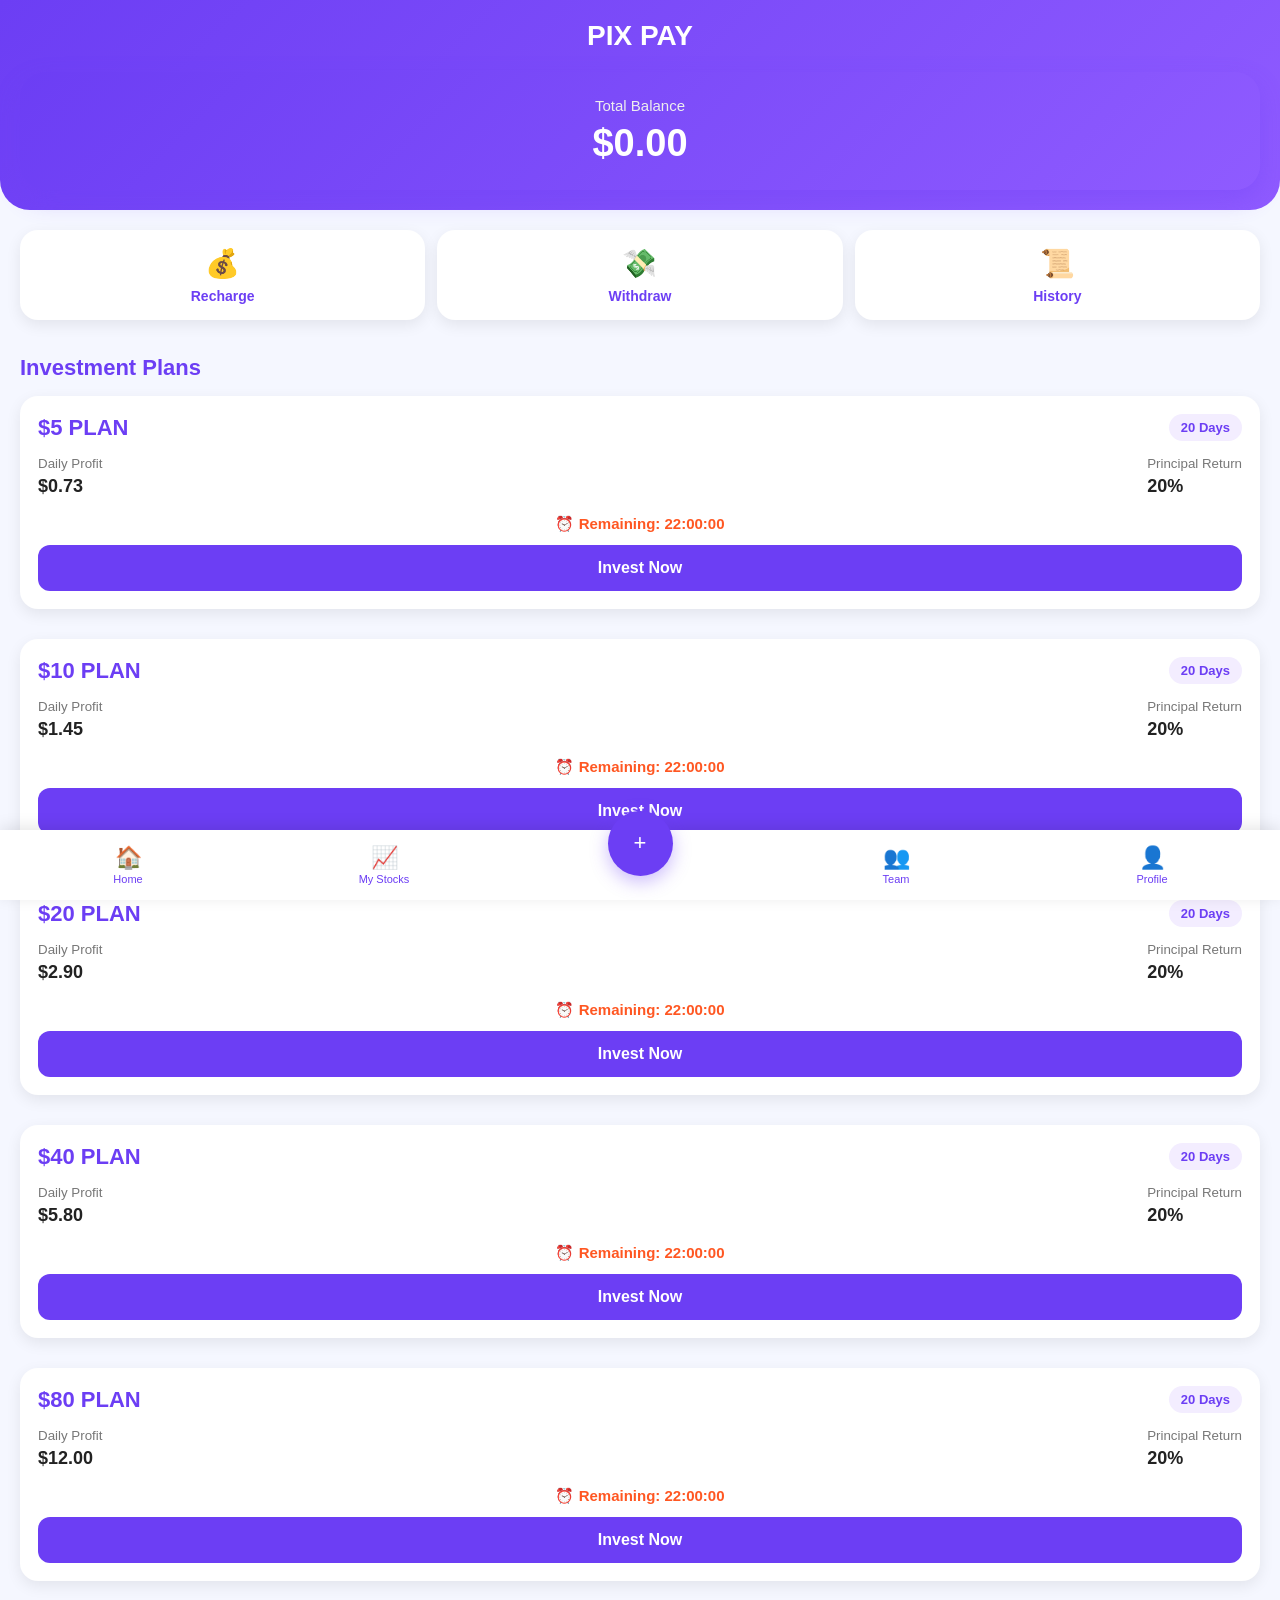
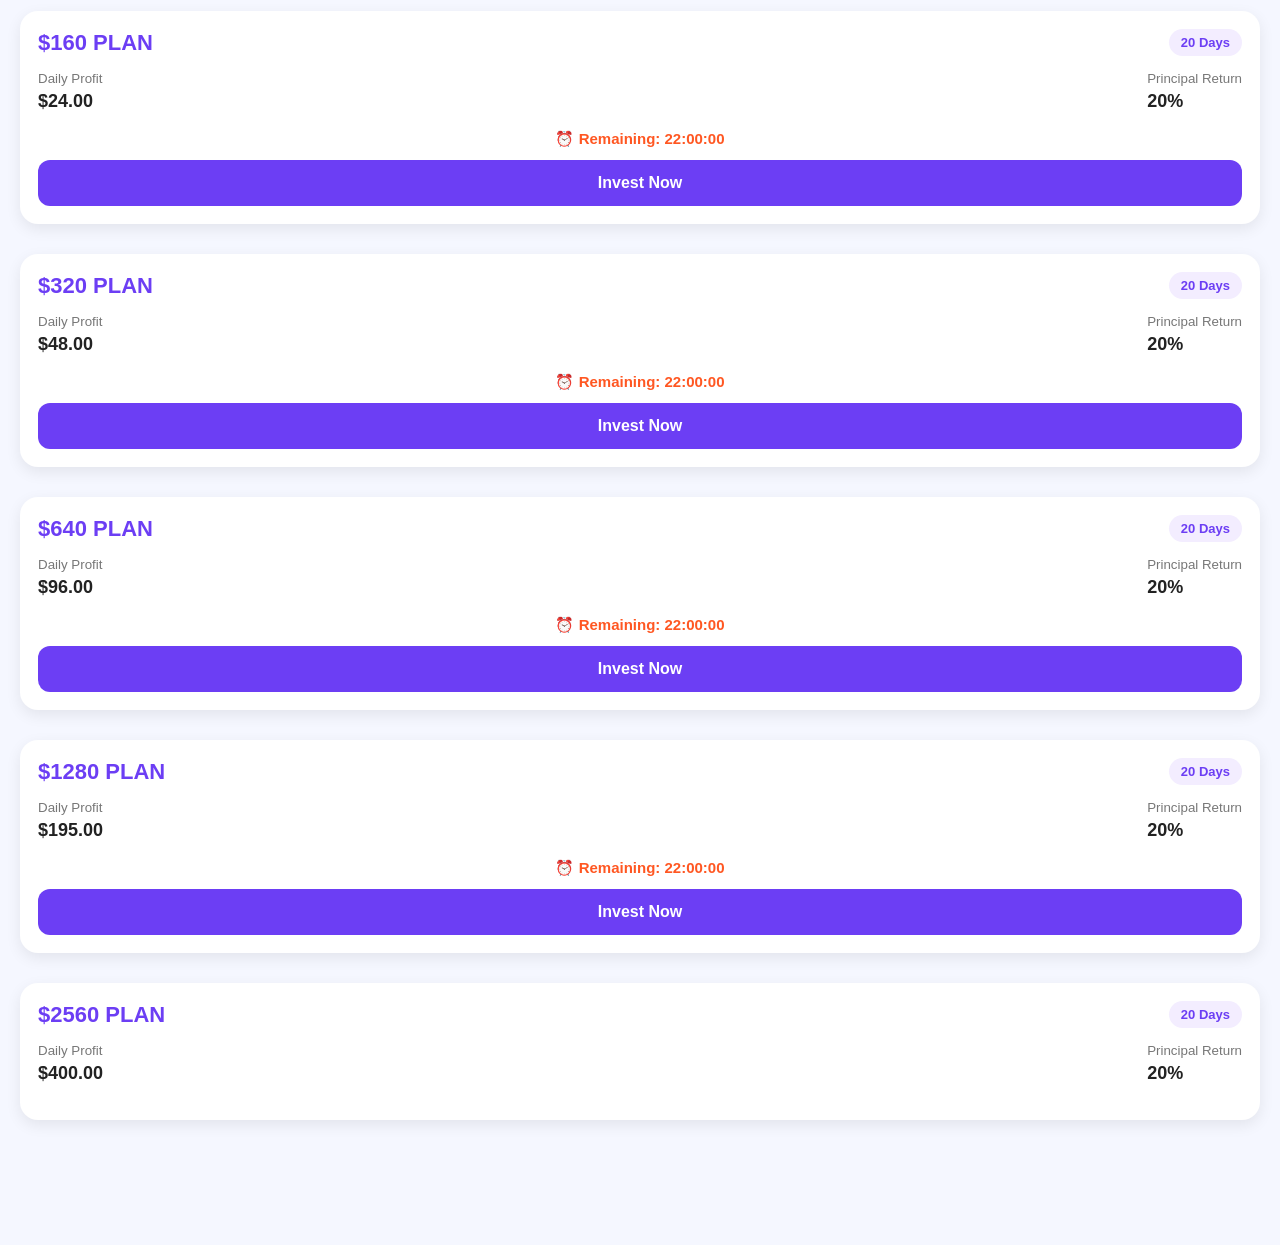
<file: index.html>
<!DOCTYPE html>
<html lang="en">
<head>
<meta charset="UTF-8">
<meta name="viewport" content="width=device-width, initial-scale=1.0">
<title>PIX PAY</title>
<link rel="stylesheet" href="style.css">
</head>

<body>

<header>
    <h1>PIX PAY</h1>

    <div class="balance-card">
        <p>Total Balance</p>
        <h2 id="balance">$0.00</h2>
    </div>
</header>

<div class="quick-menu">  
    
    <div class="menu-card">💰<span>Recharge</span></div>
    <div class="menu-card">💸<span>Withdraw</span></div>
    <div class="menu-card">📜<span>History</span></div>
</div>
<h2 class="section-title">Investment Plans</h2>
 <div class="plan-list">
  <div class="plan-card">
    <div class="plan-header">
        <h3>$5 PLAN</h3>
        <span class="days">20 Days</span>
    </div>
    <div class="plan-info">
        <div><small>Daily Profit</small><h4>$0.73</h4></div>
        <div><small>Principal Return</small><h4>20%</h4></div>
    </div>
    <p class="countdown">⏰ Remaining: <span class="timer">22:00:00</span></p>
    <a href="mystocks.html" class="invest-btn" onclick="selectPlan('$5 PLAN','$5','$0.73')">Invest Now</a>
</div>

<div class="plan-card">
    <div class="plan-header">
        <h3>$10 PLAN</h3>
        <span class="days">20 Days</span>
    </div>
    <div class="plan-info">
        <div><small>Daily Profit</small><h4>$1.45</h4></div>
        <div><small>Principal Return</small><h4>20%</h4></div>
    </div>
    <p class="countdown">⏰ Remaining: <span class="timer">22:00:00</span></p>
    <a href="mystocks.html" class="invest-btn" onclick="selectPlan('$10 PLAN','$10','$1.45')">Invest Now</a>
</div>

<div class="plan-card">
    <div class="plan-header">
        <h3>$20 PLAN</h3>
        <span class="days">20 Days</span>
    </div>
    <div class="plan-info">
        <div><small>Daily Profit</small><h4>$2.90</h4></div>
        <div><small>Principal Return</small><h4>20%</h4></div>
    </div>
    <p class="countdown">⏰ Remaining: <span class="timer">22:00:00</span></p>
    <a href="mystocks.html" class="invest-btn" onclick="selectPlan('$20 PLAN','$20','$2.90')">Invest Now</a>
</div>

<div class="plan-card">
    <div class="plan-header">
        <h3>$40 PLAN</h3>
        <span class="days">20 Days</span>
    </div>
    <div class="plan-info">
        <div><small>Daily Profit</small><h4>$5.80</h4></div>
        <div><small>Principal Return</small><h4>20%</h4></div>
    </div>
    <p class="countdown">⏰ Remaining: <span class="timer">22:00:00</span></p>
    <a href="mystocks.html" class="invest-btn" onclick="selectPlan('$40 PLAN','$40','$5.80')">Invest Now</a>
</div>

<div class="plan-card">
    <div class="plan-header">
        <h3>$80 PLAN</h3>
        <span class="days">20 Days</span>
    </div>
    <div class="plan-info">
        <div><small>Daily Profit</small><h4>$12.00</h4></div>
        <div><small>Principal Return</small><h4>20%</h4></div>
    </div>
    <p class="countdown">⏰ Remaining: <span class="timer">22:00:00</span></p>
    <a href="mystocks.html" class="invest-btn" onclick="selectPlan('$80 PLAN','$80','$12.00')">Invest Now</a>
</div>

<div class="plan-card">
    <div class="plan-header">
        <h3>$160 PLAN</h3>
        <span class="days">20 Days</span>
    </div>
    <div class="plan-info">
        <div><small>Daily Profit</small><h4>$24.00</h4></div>
        <div><small>Principal Return</small><h4>20%</h4></div>
    </div>
    <p class="countdown">⏰ Remaining: <span class="timer">22:00:00</span></p>
    <a href="mystocks.html" class="invest-btn" onclick="selectPlan('$160 PLAN','$160','$24.00')">Invest Now</a>
</div>

<div class="plan-card">
    <div class="plan-header">
        <h3>$320 PLAN</h3>
        <span class="days">20 Days</span>
    </div>
    <div class="plan-info">
        <div><small>Daily Profit</small><h4>$48.00</h4></div>
        <div><small>Principal Return</small><h4>20%</h4></div>
    </div>
    <p class="countdown">⏰ Remaining: <span class="timer">22:00:00</span></p>
    <a href="mystocks.html" class="invest-btn" onclick="selectPlan('$320 PLAN','$320','$48.00')">Invest Now</a>
</div>

<div class="plan-card">
    <div class="plan-header">
        <h3>$640 PLAN</h3>
        <span class="days">20 Days</span>
    </div>
    <div class="plan-info">
        <div><small>Daily Profit</small><h4>$96.00</h4></div>
        <div><small>Principal Return</small><h4>20%</h4></div>
    </div>
    <p class="countdown">⏰ Remaining: <span class="timer">22:00:00</span></p>
    <a href="mystocks.html" class="invest-btn" onclick="selectPlan('$640 PLAN','$640','$96.00')">Invest Now</a>
</div>

<div class="plan-card">
    <div class="plan-header">
        <h3>$1280 PLAN</h3>
        <span class="days">20 Days</span>
    </div>
    <div class="plan-info">
        <div><small>Daily Profit</small><h4>$195.00</h4></div>
        <div><small>Principal Return</small><h4>20%</h4></div>
    </div>
    <p class="countdown">⏰ Remaining: <span class="timer">22:00:00</span></p>
    <a href="mystocks.html" class="invest-btn" onclick="selectPlan('$1280 PLAN','$1280','$195.00')">Invest Now</a>
</div>

<div class="plan-card">
    <div class="plan-header">
        <h3>$2560 PLAN</h3>
        <span class="days">20 Days</span>
    </div>
    <div class="plan-info">
        <div><small>Daily Profit</small><h4>$400.00</h4></div>
        <div><small>Principal Return</small><h4>20%</h4></div>
<nav class="bottom-nav">
    <a href="index.html">
        🏠
        <span>Home</span>
    </a>

    <a href="mystocks.html">
        📈
        <span>My Stocks</span>
    </a>

    <a href="recharge.html" class="center-btn">
        +
    </a>

    <a href="team.html">
        👥
        <span>Team</span>
    </a>

    <a href="profile.html">
        👤
        <span>Profile</span>
    </a>
</nav>

<script src="script.js"></script>

</body>
      
</html>
</file>
<file: style.css>
*{
    margin:0;
    padding:0;
    box-sizing:border-box;
    font-family:Arial,sans-serif;
}

body{
    background:#f5f7ff;
}

header{
    background:linear-gradient(135deg,#6C3EF4,#8F5BFF);
    padding:20px;
    border-radius:0 0 30px 30px;
}

header h1{
    color:#fff;
    text-align:center;
    font-size:28px;
    margin-bottom:20px;
}


.balance-card{
    background:linear-gradient(135deg,#6C3EF4,#8F5BFF);
    color:#fff;
    border-radius:25px;
    padding:25px;
    text-align:center;
    box-shadow:0 10px 25px rgba(108,62,244,.3);
}

.balance-card p{
    color:#eee;
    font-size:15px;
}

.balance-card h2{
    color:#fff;
    font-size:38px;
    margin-top:8px;
    font-weight:bold;
}
.quick-menu{
    display:grid;
    grid-template-columns:repeat(3,1fr);
    gap:12px;
    padding:20px;
}

.menu-card{
    background:#fff;
    border-radius:18px;
    height:90px;
    display:flex;
    flex-direction:column;
    justify-content:center;
    align-items:center;
    box-shadow:0 5px 15px rgba(0,0,0,.08);
    font-size:28px;
    color:#6C3EF4;
}

.menu-card span{
    margin-top:8px;
    font-size:14px;
    font-weight:600;
}
.bottom-nav{
    position:fixed;
    bottom:0;
    left:0;
    width:100%;
    height:70px;
    background:#fff;
    display:grid;
    grid-template-columns:1fr 1fr 1fr 1fr 1fr;
    align-items:center;
    text-align:center;
    box-shadow:0 -3px 15px rgba(0,0,0,.1);
    z-index:999;
}

.bottom-nav a{
    text-decoration:none;
    color:#6C3EF4;
    display:flex;
    flex-direction:column;
    align-items:center;
    font-size:22px;
}

.bottom-nav a span{
    font-size:11px;
    margin-top:2px;
}

.center-btn{
    width:65px;
    height:65px;
    background:#6C3EF4;
    color:#fff !important;
    border-radius:50%;
    display:flex !important;
    justify-content:center;
    align-items:center;
    text-decoration:none;
    font-size:32px;
    margin:auto;
    transform:translateY(-22px);
    flex-direction:row !important;
    box-shadow:0 6px 18px rgba(108,62,244,.35);
}
body{
    padding-bottom:90px;
}
.section-title{
    padding:0 20px;
    margin:15px 0;
    color:#6C3EF4;
    font-size:22px;
    font-weight:bold;
}

.plan-list{
    padding:0 20px 20px;
    display:flex;
    flex-direction:column;
    gap:15px;
}



.plan-card{
    background:#fff;
    border-radius:18px;
    padding:18px;
    margin-bottom:15px;
    box-shadow:0 5px 15px rgba(0,0,0,.08);
}

.plan-header{
    display:flex;
    justify-content:space-between;
    align-items:center;
    margin-bottom:15px;
}

.plan-header h3{
    color:#6C3EF4;
    font-size:22px;
}

.days{
    background:#f3edff;
    color:#6C3EF4;
    padding:6px 12px;
    border-radius:20px;
    font-size:13px;
    font-weight:bold;
}

.plan-info{
    display:flex;
    justify-content:space-between;
    margin-bottom:18px;
}

.plan-info small{
    color:#777;
    display:block;
    margin-bottom:5px;
}

.plan-info h4{
    color:#222;
    font-size:18px;
}

.invest-btn{
    display:block;
    width:100%;
    text-align:center;
    text-decoration:none;
    background:#6C3EF4;
    color:#fff;
    padding:14px;
    border-radius:12px;
    font-size:16px;
    font-weight:bold;
    border:none;
    }
.countdown{
    text-align:center;
    color:#ff5722;
    font-weight:bold;
    margin:12px 0;
    font-size:15px;
}

#timer{
    color:#6C3EF4;
    font-size:18px;
}
.tabs{
    display:flex;
    margin:20px;
    background:#fff;
    border-radius:14px;
    overflow:hidden;
    box-shadow:0 4px 12px rgba(0,0,0,.08);
}

.tab{
    flex:1;
    text-align:center;
    padding:15px;
    text-decoration:none;
    color:#666;
    font-weight:bold;
}

.tab.active{
    background:#6C3EF4;
    color:#fff;
        }
</file>
